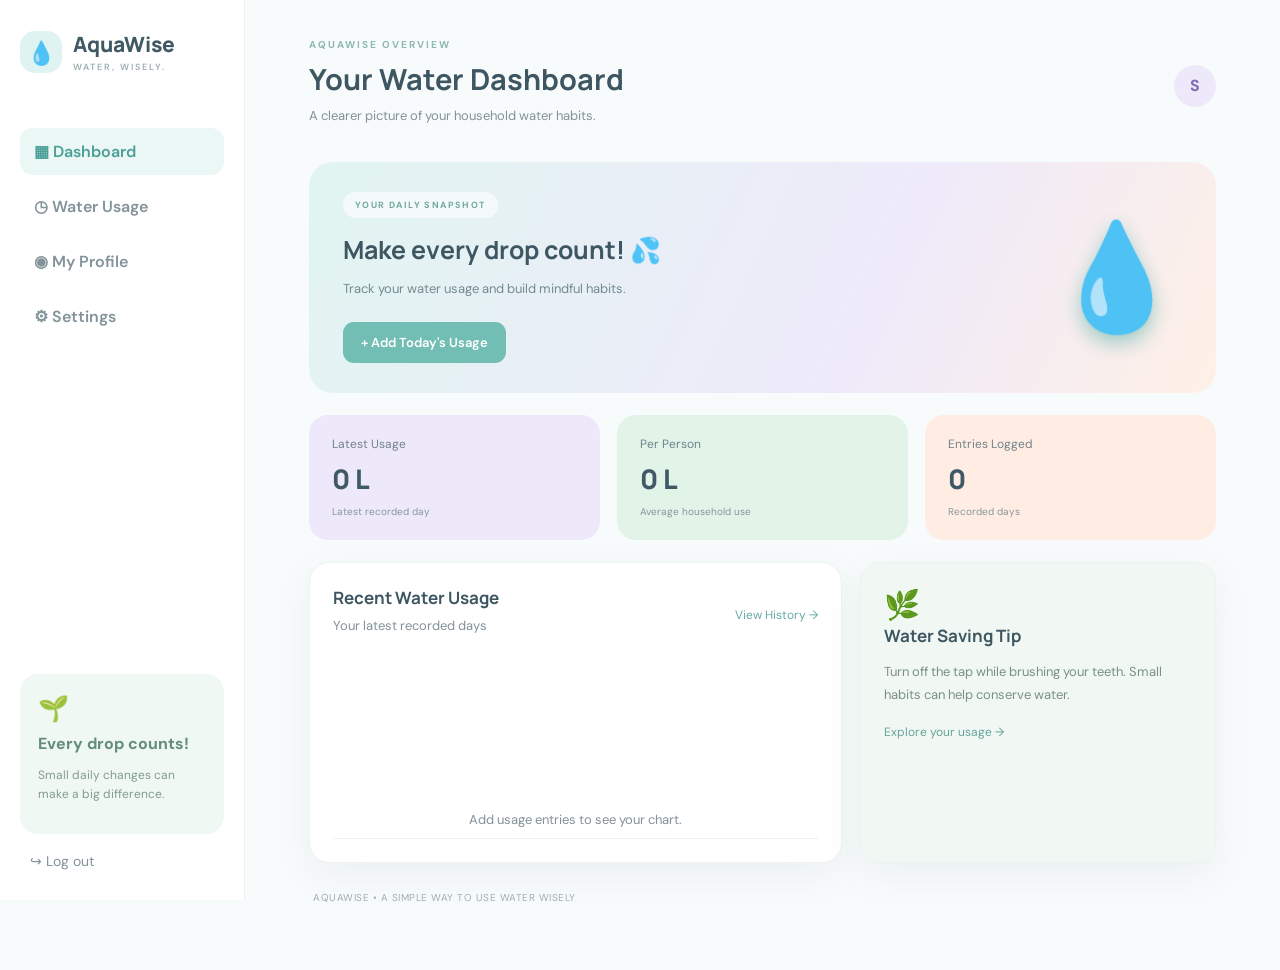
<file: index.html>
<!DOCTYPE html>
<html lang="en">
<head>
    <meta charset="UTF-8">
    <meta name="viewport" content="width=device-width, initial-scale=1.0">
    <title>AquaWise | Dashboard</title>
    <link rel="stylesheet" href="style.css">
</head>
<body>

<div class="app">

    <aside class="sidebar">
        <a class="brand" href="index.html">
            <span class="brand-icon">💧</span>
            <span>AquaWise<small>WATER, WISELY.</small></span>
        </a>

        <nav>
            <a class="active" href="index.html">▦ Dashboard</a>
            <a href="usage.html">◷ Water Usage</a>
            <a href="profile.html">◉ My Profile</a>
            <a href="settings.html">⚙ Settings</a>
        </nav>

        <div class="side-note">
            <div>🌱</div>
            <b>Every drop counts!</b>
            <p>Small daily changes can make a big difference.</p>
        </div>

        <a class="logout" href="login.html">↪ Log out</a>
    </aside>

    <main class="main">

        <header class="topbar">
            <div>
                <p class="eyebrow">AQUAWISE OVERVIEW</p>
                <h1>Your Water Dashboard</h1>
                <p class="muted">A clearer picture of your household water habits.</p>
            </div>
            <a class="avatar" href="profile.html">S</a>
        </header>

        <section class="welcome">
            <div>
                <span class="pill">YOUR DAILY SNAPSHOT</span>
                <h2>Make every drop count! 💦</h2>
                <p>Track your water usage and build mindful habits.</p>
                <a class="button" href="usage.html">+ Add Today's Usage</a>
            </div>
            <div class="welcome-art">💧</div>
        </section>

        <section class="stats">
            <article class="stat lilac">
                <span>Latest Usage</span>
                <strong id="todayTotal">0 L</strong>
                <small>Latest recorded day</small>
            </article>

            <article class="stat mint">
                <span>Per Person</span>
                <strong id="perPerson">0 L</strong>
                <small>Average household use</small>
            </article>

            <article class="stat peach">
                <span>Entries Logged</span>
                <strong id="entryCount">0</strong>
                <small>Recorded days</small>
            </article>
        </section>

        <section class="grid-two">

            <article class="panel">
                <div class="panel-head">
                    <div>
                        <h3>Recent Water Usage</h3>
                        <p class="muted">Your latest recorded days</p>
                    </div>
                    <a href="usage.html">View History →</a>
                </div>

                <div class="chart" id="chart">
                    <p class="muted">Add usage entries to see your chart.</p>
                </div>
            </article>

            <article class="panel tip">
                <span class="tip-icon">🌿</span>
                <h3>Water Saving Tip</h3>
                <p>
                    Turn off the tap while brushing your teeth.
                    Small habits can help conserve water.
                </p>
                <a href="usage.html">Explore your usage →</a>
            </article>

        </section>

        <footer>
            AQUAWISE • A SIMPLE WAY TO USE WATER WISELY
        </footer>

    </main>
</div>

<script src="app.js"></script>
</body>
</html>
</file>
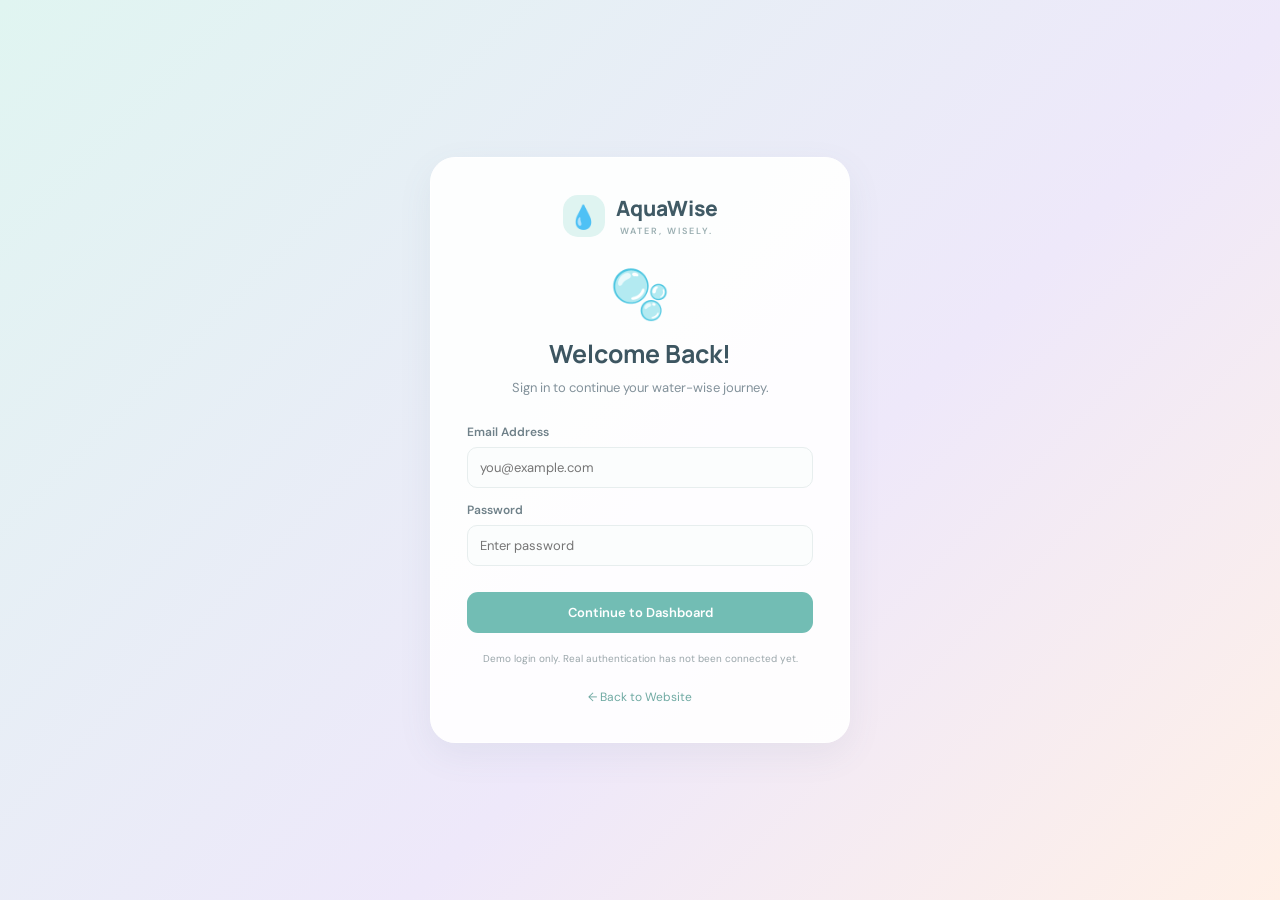
<file: login.html>
<!DOCTYPE html>
<html lang="en">
<head>
    <meta charset="UTF-8">
    <meta name="viewport" content="width=device-width, initial-scale=1.0">
    <title>AquaWise | Login</title>
    <link rel="stylesheet" href="style.css">
</head>
<body class="login-body">

    <main class="login-card">

        <a class="brand centered" href="index.html">
            <span class="brand-icon">💧</span>
            <span>AquaWise<small>WATER, WISELY.</small></span>
        </a>

        <div class="login-emoji">🫧</div>

        <h1>Welcome Back!</h1>
        <p class="muted">Sign in to continue your water-wise journey.</p>

        <form id="loginForm">

            <label>Email Address
                <input type="email" id="loginEmail"
                placeholder="you@example.com" required>
            </label>

            <label>Password
                <input type="password" id="loginPassword"
                placeholder="Enter password" required>
            </label>

            <button class="button full" type="submit">
                Continue to Dashboard
            </button>

            <p id="loginMessage" class="message"></p>

        </form>

        <p class="tiny">
            Demo login only. Real authentication has not been connected yet.
        </p>

        <a class="back-link" href="index.html">← Back to Website</a>

    </main>

<script src="app.js"></script>
</body>
</html>
</file>
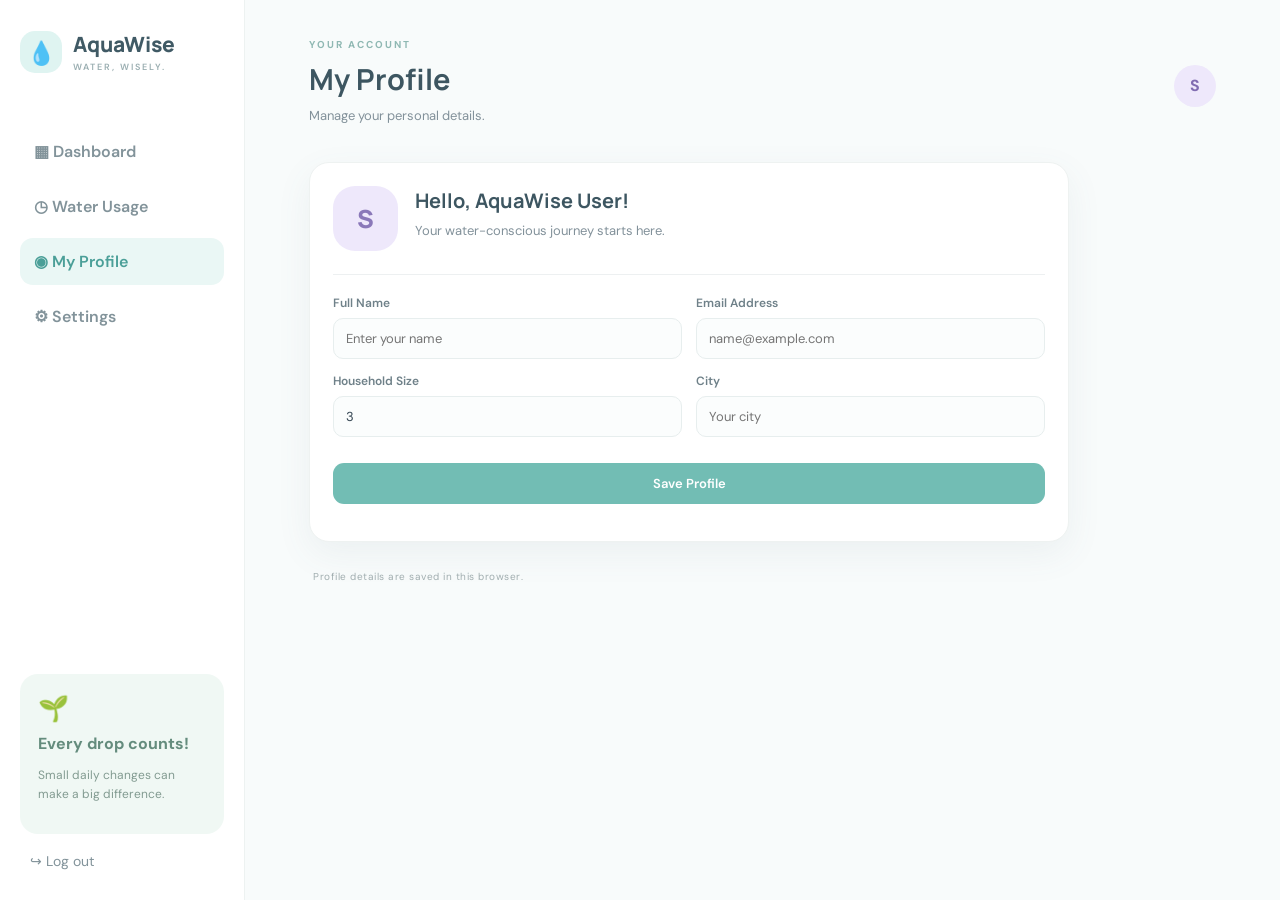
<file: profile.html>
<!DOCTYPE html>
<html lang="en">
<head>
    <meta charset="UTF-8">
    <meta name="viewport" content="width=device-width, initial-scale=1.0">
    <title>AquaWise | Profile</title>
    <link rel="stylesheet" href="style.css">
</head>
<body>

<div class="app">

    <aside class="sidebar">
        <a class="brand" href="index.html">
            <span class="brand-icon">💧</span>
            <span>AquaWise<small>WATER, WISELY.</small></span>
        </a>

        <nav>
            <a href="index.html">▦ Dashboard</a>
            <a href="usage.html">◷ Water Usage</a>
            <a class="active" href="profile.html">◉ My Profile</a>
            <a href="settings.html">⚙ Settings</a>
        </nav>

        <div class="side-note">
            <div>🌱</div>
            <b>Every drop counts!</b>
            <p>Small daily changes can make a big difference.</p>
        </div>

        <a class="logout" href="login.html">↪ Log out</a>
    </aside>

    <main class="main">

        <header class="topbar">
            <div>
                <p class="eyebrow">YOUR ACCOUNT</p>
                <h1>My Profile</h1>
                <p class="muted">Manage your personal details.</p>
            </div>
            <div class="avatar">S</div>
        </header>

        <section class="panel profile-panel">

            <div class="profile-hero">
                <div class="big-avatar">S</div>
                <div>
                    <h2 id="profileHeading">Hello, AquaWise User!</h2>
                    <p class="muted">Your water-conscious journey starts here.</p>
                </div>
            </div>

            <form id="profileForm" class="form-grid">

                <label>Full Name
                    <input type="text" id="fullName" placeholder="Enter your name">
                </label>

                <label>Email Address
                    <input type="email" id="email" placeholder="name@example.com">
                </label>

                <label>Household Size
                    <input type="number" id="household" min="1" value="3">
                </label>

                <label>City
                    <input type="text" id="city" placeholder="Your city">
                </label>

                <button class="button full" type="submit">
                    Save Profile
                </button>

                <p id="profileMessage" class="message"></p>

            </form>

        </section>

        <footer>
            Profile details are saved in this browser.
        </footer>

    </main>
</div>

<script src="app.js"></script>
</body>
</html>
</file>
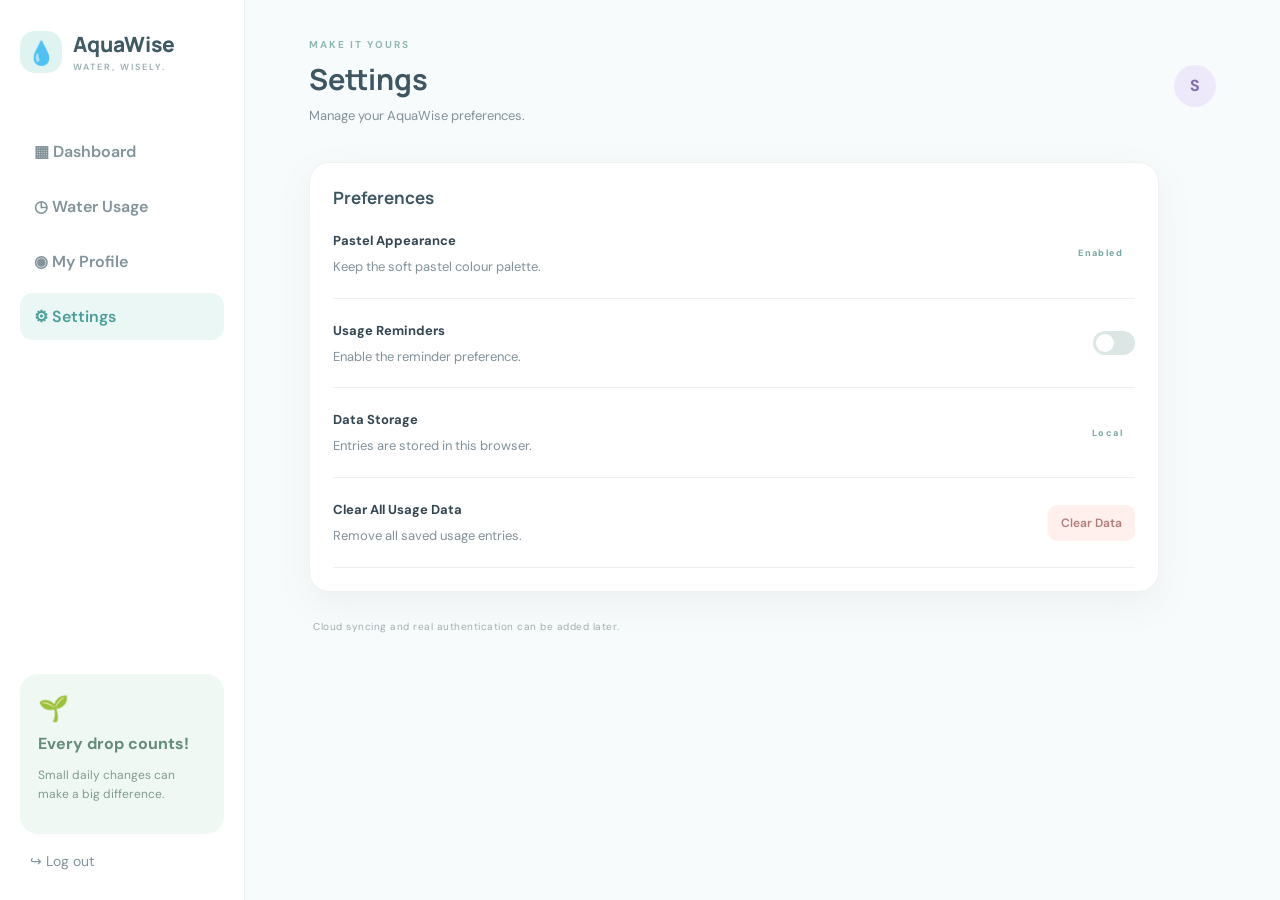
<file: settings.html>
<!DOCTYPE html>
<html lang="en">
<head>
    <meta charset="UTF-8">
    <meta name="viewport" content="width=device-width, initial-scale=1.0">
    <title>AquaWise | Settings</title>
    <link rel="stylesheet" href="style.css">
</head>
<body>

<div class="app">

    <aside class="sidebar">
        <a class="brand" href="index.html">
            <span class="brand-icon">💧</span>
            <span>AquaWise<small>WATER, WISELY.</small></span>
        </a>

        <nav>
            <a href="index.html">▦ Dashboard</a>
            <a href="usage.html">◷ Water Usage</a>
            <a href="profile.html">◉ My Profile</a>
            <a class="active" href="settings.html">⚙ Settings</a>
        </nav>

        <div class="side-note">
            <div>🌱</div>
            <b>Every drop counts!</b>
            <p>Small daily changes can make a big difference.</p>
        </div>

        <a class="logout" href="login.html">↪ Log out</a>
    </aside>

    <main class="main">

        <header class="topbar">
            <div>
                <p class="eyebrow">MAKE IT YOURS</p>
                <h1>Settings</h1>
                <p class="muted">Manage your AquaWise preferences.</p>
            </div>
            <div class="avatar">S</div>
        </header>

        <section class="panel settings-panel">

            <h3>Preferences</h3>

            <div class="setting-row">
                <div>
                    <b>Pastel Appearance</b>
                    <p class="muted">Keep the soft pastel colour palette.</p>
                </div>
                <span class="pill">Enabled</span>
            </div>

            <div class="setting-row">
                <div>
                    <b>Usage Reminders</b>
                    <p class="muted">Enable the reminder preference.</p>
                </div>
                <label class="switch">
                    <input type="checkbox" id="reminders">
                    <span></span>
                </label>
            </div>

            <div class="setting-row">
                <div>
                    <b>Data Storage</b>
                    <p class="muted">Entries are stored in this browser.</p>
                </div>
                <span class="pill">Local</span>
            </div>

            <div class="setting-row">
                <div>
                    <b>Clear All Usage Data</b>
                    <p class="muted">Remove all saved usage entries.</p>
                </div>
                <button class="danger" id="deleteData">Clear Data</button>
            </div>

            <p id="settingsMessage" class="message"></p>

        </section>

        <footer>
            Cloud syncing and real authentication can be added later.
        </footer>

    </main>
</div>

<script src="app.js"></script>
</body>
</html>
</file>
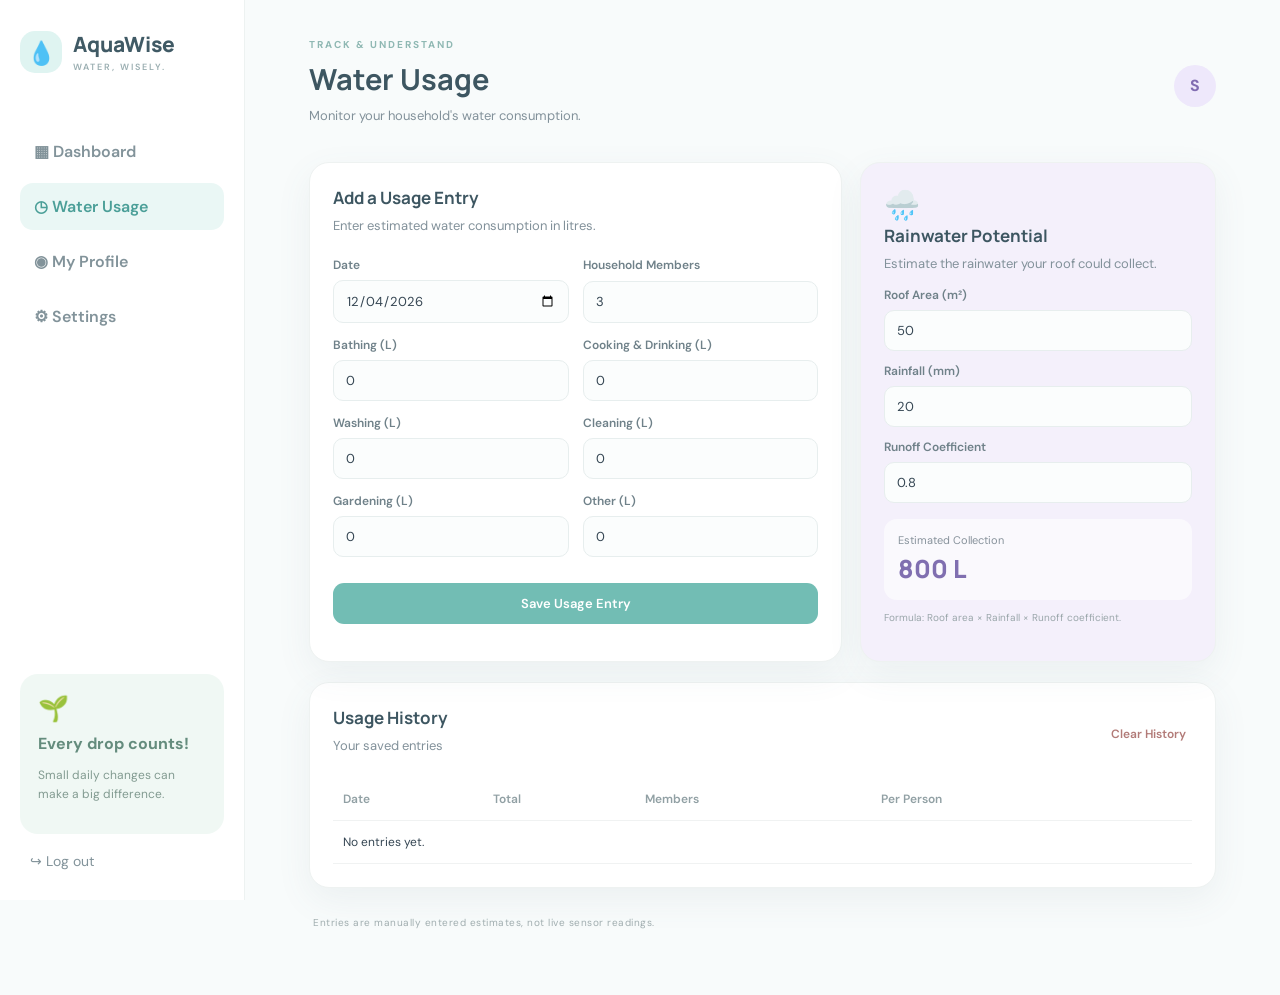
<file: usage.html>
<!DOCTYPE html>
<html lang="en">
<head>
    <meta charset="UTF-8">
    <meta name="viewport" content="width=device-width, initial-scale=1.0">
    <title>AquaWise | Water Usage</title>
    <link rel="stylesheet" href="style.css">
</head>
<body>

<div class="app">

    <aside class="sidebar">
        <a class="brand" href="index.html">
            <span class="brand-icon">💧</span>
            <span>AquaWise<small>WATER, WISELY.</small></span>
        </a>

        <nav>
            <a href="index.html">▦ Dashboard</a>
            <a class="active" href="usage.html">◷ Water Usage</a>
            <a href="profile.html">◉ My Profile</a>
            <a href="settings.html">⚙ Settings</a>
        </nav>

        <div class="side-note">
            <div>🌱</div>
            <b>Every drop counts!</b>
            <p>Small daily changes can make a big difference.</p>
        </div>

        <a class="logout" href="login.html">↪ Log out</a>
    </aside>

    <main class="main">

        <header class="topbar">
            <div>
                <p class="eyebrow">TRACK & UNDERSTAND</p>
                <h1>Water Usage</h1>
                <p class="muted">Monitor your household's water consumption.</p>
            </div>
            <a class="avatar" href="profile.html">S</a>
        </header>

        <div class="grid-two usage-grid">

            <section class="panel">
                <h3>Add a Usage Entry</h3>
                <p class="muted">Enter estimated water consumption in litres.</p>

                <form id="usageForm" class="form-grid">

                    <label>Date
                        <input type="date" id="date" required>
                    </label>

                    <label>Household Members
                        <input type="number" id="members" min="1" value="3" required>
                    </label>

                    <label>Bathing (L)
                        <input type="number" id="bathing" min="0" value="0">
                    </label>

                    <label>Cooking & Drinking (L)
                        <input type="number" id="cooking" min="0" value="0">
                    </label>

                    <label>Washing (L)
                        <input type="number" id="washing" min="0" value="0">
                    </label>

                    <label>Cleaning (L)
                        <input type="number" id="cleaning" min="0" value="0">
                    </label>

                    <label>Gardening (L)
                        <input type="number" id="gardening" min="0" value="0">
                    </label>

                    <label>Other (L)
                        <input type="number" id="other" min="0" value="0">
                    </label>

                    <button class="button full" type="submit">
                        Save Usage Entry
                    </button>

                    <p id="formMessage" class="message"></p>

                </form>
            </section>

            <section class="panel rain">
                <span class="tip-icon">🌧️</span>
                <h3>Rainwater Potential</h3>
                <p class="muted">Estimate the rainwater your roof could collect.</p>

                <label>Roof Area (m²)
                    <input type="number" id="roof" value="50" min="0">
                </label>

                <label>Rainfall (mm)
                    <input type="number" id="rainfall" value="20" min="0">
                </label>

                <label>Runoff Coefficient
                    <input type="number" id="coefficient" value="0.8"
                    min="0" max="1" step="0.05">
                </label>

                <div class="estimate">
                    <small>Estimated Collection</small>
                    <strong id="rainResult">800 L</strong>
                </div>

                <p class="tiny">
                    Formula: Roof area × Rainfall × Runoff coefficient.
                </p>
            </section>

        </div>

        <section class="panel history">
            <div class="panel-head">
                <div>
                    <h3>Usage History</h3>
                    <p class="muted">Your saved entries</p>
                </div>
                <button class="text-button" id="clearHistory">
                    Clear History
                </button>
            </div>

            <div class="table-wrap">
                <table>
                    <thead>
                        <tr>
                            <th>Date</th>
                            <th>Total</th>
                            <th>Members</th>
                            <th>Per Person</th>
                            <th></th>
                        </tr>
                    </thead>
                    <tbody id="historyBody">
                        <tr><td colspan="5">No entries yet.</td></tr>
                    </tbody>
                </table>
            </div>
        </section>

        <footer>
            Entries are manually entered estimates, not live sensor readings.
        </footer>

    </main>
</div>

<script src="app.js"></script>
</body>
</html>
</file>
<file: style.css>
@import url('https://fonts.googleapis.com/css2?family=DM+Sans:wght@400;500;600;700&family=Manrope:wght@500;600;700;800&display=swap');

:root {
    --ink: #354653;
    --muted: #82919a;
    --aqua: #dff4f1;
    --mint: #e2f3e8;
    --lilac: #eee8fb;
    --peach: #ffede3;
    --blue: #e4effb;
    --pink: #f8e8ef;
    --accent: #68b9b0;
    --line: #edf0f1;
    --white: #ffffff;
    --shadow: 0 12px 35px rgba(83,119,126,.08);
}

* {
    box-sizing: border-box;
}

body {
    margin: 0;
    background: #f8fbfb;
    color: var(--ink);
    font-family: 'DM Sans', sans-serif;
}

a {
    color: inherit;
    text-decoration: none;
}

.app {
    display: flex;
    min-height: 100vh;
}

/* SIDEBAR */

.sidebar {
    width: 245px;
    background: white;
    padding: 30px 20px;
    display: flex;
    flex-direction: column;
    border-right: 1px solid #edf2f1;
    position: fixed;
    inset: 0 auto 0 0;
    z-index: 5;
}

.brand {
    display: flex;
    align-items: center;
    gap: 11px;
    font: 800 21px Manrope;
    color: #405a65;
}

.brand small {
    display: block;
    font: 600 9px 'DM Sans';
    letter-spacing: 2px;
    color: #9aaeb1;
    margin-top: 3px;
}

.brand-icon {
    width: 42px;
    height: 42px;
    border-radius: 15px;
    background: var(--aqua);
    display: grid;
    place-items: center;
    font-size: 23px;
}

nav {
    display: grid;
    gap: 8px;
    margin-top: 55px;
}

nav a {
    padding: 13px 14px;
    border-radius: 13px;
    color: #82939a;
    font-weight: 600;
}

nav a.active,
nav a:hover {
    background: #eaf7f5;
    color: #4b9f98;
}

nav a span {
    margin-left: 10px;
}

.side-note {
    margin-top: auto;
    background: #f0f8f4;
    border-radius: 18px;
    padding: 18px;
    color: #648c7d;
}

.side-note div {
    font-size: 25px;
}

.side-note b {
    display: block;
    margin-top: 8px;
}

.side-note p {
    font-size: 12px;
    line-height: 1.6;
    color: #829b91;
}

.logout {
    padding: 18px 10px 0;
    color: #82939a;
    font-size: 14px;
}

/* MAIN CONTENT */

.main {
    margin-left: 245px;
    width: calc(100% - 245px);
    max-width: 1450px;
    padding: 38px 5%;
}

.topbar {
    display: flex;
    justify-content: space-between;
    align-items: center;
    margin-bottom: 28px;
}

.eyebrow {
    font-size: 10px;
    letter-spacing: 2px;
    color: #8fb8b3;
    font-weight: 700;
    margin: 0 0 8px;
}

h1, h2, h3 {
    font-family: Manrope, sans-serif;
    margin: 0;
    color: #3d5661;
}

.topbar h1 {
    font-size: 29px;
}

.muted {
    color: var(--muted);
    font-size: 13px;
    line-height: 1.6;
    margin: 7px 0;
}

.avatar {
    width: 42px;
    height: 42px;
    border-radius: 50%;
    background: var(--lilac);
    display: grid;
    place-items: center;
    color: #806cb1;
    font-weight: 700;
}

/* WELCOME BANNER */

.welcome {
    background: linear-gradient(
        115deg,
        #e1f5f1,
        #eeeafa 62%,
        #fff0e6
    );
    border-radius: 24px;
    padding: 30px 34px;
    display: flex;
    justify-content: space-between;
    align-items: center;
}

.welcome h2 {
    font-size: 25px;
    margin: 14px 0 5px;
}

.welcome p {
    color: #748b91;
    font-size: 13px;
}

.welcome-art {
    font-size: 105px;
    color: white;
    text-shadow: 0 8px 20px #9bcac4;
}

.pill {
    display: inline-block;
    background: #ffffff99;
    border-radius: 30px;
    padding: 7px 12px;
    font-size: 9px;
    letter-spacing: 1.4px;
    color: #73a7a1;
    font-weight: 700;
}

/* BUTTONS */

.button {
    display: inline-block;
    border: 0;
    border-radius: 11px;
    background: #72bdb4;
    color: white;
    padding: 12px 18px;
    font: 600 13px 'DM Sans';
    cursor: pointer;
    margin-top: 12px;
}

.button:hover {
    background: #5aa99f;
}

.full {
    grid-column: 1 / -1;
    width: 100%;
}

/* STATISTICS */

.stats {
    display: grid;
    grid-template-columns: repeat(3, 1fr);
    gap: 17px;
    margin: 22px 0;
}

.stat {
    padding: 21px 23px;
    border-radius: 19px;
    min-height: 125px;
}

.stat span,
.stat small {
    display: block;
    color: #71838b;
    font-size: 12px;
}

.stat strong {
    display: block;
    font: 800 27px Manrope;
    margin: 8px 0;
    color: #405966;
}

.stat small {
    font-size: 10px;
    color: #87969b;
}

.lilac { background: var(--lilac); }
.mint { background: var(--mint); }
.peach { background: var(--peach); }
.blue { background: var(--blue); }
.pink { background: var(--pink); }

/* PANELS */

.grid-two {
    display: grid;
    grid-template-columns: 1.5fr 1fr;
    gap: 18px;
}

.panel {
    background: white;
    border: 1px solid #eef2f1;
    border-radius: 20px;
    padding: 23px;
    box-shadow: var(--shadow);
}

.panel h3 {
    font-size: 17px;
}

.panel-head {
    display: flex;
    justify-content: space-between;
    align-items: center;
    gap: 12px;
}

.panel-head a {
    font-size: 12px;
    color: #65aaa2;
}

.tip {
    background: #f1f8f3;
}

.tip-icon {
    font-size: 29px;
}

.tip p {
    font-size: 13px;
    line-height: 1.8;
    color: #7b8f88;
}

.tip a {
    font-size: 12px;
    color: #64a399;
}

/* CHART */

.chart {
    height: 175px;
    margin-top: 20px;
    display: flex;
    align-items: end;
    justify-content: space-around;
    gap: 12px;
    border-bottom: 1px solid var(--line);
    padding: 0 5px;
}

.bar-wrap {
    height: 100%;
    display: flex;
    flex-direction: column;
    justify-content: end;
    align-items: center;
    gap: 8px;
    flex: 1;
}

.bar {
    width: min(35px, 70%);
    min-height: 4px;
    border-radius: 9px 9px 3px 3px;
    background: linear-gradient(#b7a9e8, #d9d0f4);
}

.bar-wrap small {
    font-size: 10px;
    color: #91a0a4;
}

/* FORMS */

.form-grid {
    display: grid;
    grid-template-columns: 1fr 1fr;
    gap: 14px;
    margin-top: 20px;
}

label {
    display: grid;
    gap: 7px;
    font-size: 12px;
    color: #6f8189;
    font-weight: 600;
}

input {
    width: 100%;
    border: 1px solid #e7eeee;
    border-radius: 10px;
    padding: 11px 12px;
    background: #fbfdfd;
    color: var(--ink);
    font: 13px 'DM Sans';
    outline: none;
}

input:focus {
    border-color: #8bcac2;
    box-shadow: 0 0 0 3px #e8f6f3;
}

.message {
    grid-column: 1 / -1;
    color: #69a69e;
    font-size: 12px;
    margin: 0;
}

/* RAINWATER CALCULATOR */

.rain {
    background: #f4f0fb;
}

.rain label {
    margin-top: 12px;
}

.estimate {
    background: #ffffff99;
    border-radius: 13px;
    padding: 14px;
    margin-top: 16px;
}

.estimate small,
.estimate strong {
    display: block;
}

.estimate small {
    font-size: 11px;
    color: #87929b;
}

.estimate strong {
    font: 800 25px Manrope;
    color: #806fb0;
    margin-top: 4px;
}

.tiny {
    font-size: 10px;
    line-height: 1.6;
    color: #9aa6aa;
}

/* HISTORY TABLE */

.history {
    margin-top: 20px;
}

.text-button,
.danger {
    border: 0;
    background: none;
    color: #b27b78;
    cursor: pointer;
    font: 600 12px 'DM Sans';
}

.table-wrap {
    overflow: auto;
}

table {
    width: 100%;
    border-collapse: collapse;
    margin-top: 15px;
    font-size: 12px;
}

th, td {
    text-align: left;
    padding: 13px 10px;
    border-bottom: 1px solid #f0f2f2;
    white-space: nowrap;
}

th {
    color: #91a0a4;
    font-weight: 600;
}

.delete-row {
    color: #c18b87;
    border: 0;
    background: none;
    cursor: pointer;
}

/* PROFILE */

.profile-panel {
    max-width: 760px;
}

.profile-hero {
    display: flex;
    align-items: center;
    gap: 17px;
    padding-bottom: 23px;
    border-bottom: 1px solid var(--line);
}

.big-avatar {
    width: 65px;
    height: 65px;
    border-radius: 22px;
    background: var(--lilac);
    display: grid;
    place-items: center;
    font: 800 25px Manrope;
    color: #8a78b9;
}

.profile-hero h2 {
    font-size: 20px;
}

/* SETTINGS */

.settings-panel {
    max-width: 850px;
}

.setting-row {
    display: flex;
    justify-content: space-between;
    align-items: center;
    gap: 20px;
    padding: 20px 0;
    border-bottom: 1px solid var(--line);
}

.setting-row b {
    font-size: 13px;
}

.setting-row p {
    margin-bottom: 0;
}

.switch input {
    display: none;
}

.switch span {
    display: block;
    width: 42px;
    height: 24px;
    border-radius: 20px;
    background: #dce6e5;
    position: relative;
    cursor: pointer;
}

.switch span::after {
    content: '';
    position: absolute;
    width: 18px;
    height: 18px;
    background: white;
    border-radius: 50%;
    left: 3px;
    top: 3px;
    transition: .2s;
}

.switch input:checked + span {
    background: #83c8bd;
}

.switch input:checked + span::after {
    left: 21px;
}

.danger {
    background: #fff0ee;
    padding: 10px 13px;
    border-radius: 9px;
}

/* LOGIN */

.login-body {
    min-height: 100vh;
    display: grid;
    place-items: center;
    background: linear-gradient(
        135deg,
        #e0f5f1,
        #eee8fa 60%,
        #fff0e7
    );
    padding: 20px;
}

.login-card {
    background: #ffffffed;
    border: 1px solid white;
    border-radius: 25px;
    padding: 36px;
    width: min(100%, 420px);
    text-align: center;
    box-shadow: var(--shadow);
}

.centered {
    justify-content: center;
}

.login-emoji {
    font-size: 48px;
    margin: 26px 0 10px;
}

.login-card h1 {
    font-size: 25px;
}

.login-card form {
    text-align: left;
    margin-top: 25px;
}

.login-card label {
    margin: 14px 0;
}

.login-card .tiny {
    margin: 18px 0;
}

.back-link {
    font-size: 12px;
    color: #70aaa3;
}

/* FOOTER */

.main footer {
    padding: 28px 4px;
    color: #a0adaf;
    font-size: 10px;
    letter-spacing: .5px;
}

/* RESPONSIVE DESIGN */

@media (max-width: 850px) {

    .sidebar {
        width: 75px;
        padding: 20px 10px;
        align-items: center;
    }

    .brand {
        display: block;
    }

    .brand > span:last-child,
    .side-note,
    .logout {
        display: none;
    }

    nav {
        margin-top: 40px;
        width: 100%;
    }

    nav a {
        text-align: center;
        padding: 13px 4px;
    }

    nav a span {
        display: none;
    }

    .main {
        margin-left: 75px;
        width: calc(100% - 75px);
        padding: 25px 4%;
    }

    .grid-two,
    .usage-grid {
        grid-template-columns: 1fr;
    }

    .welcome-art {
        font-size: 70px;
    }
}

@media (max-width: 560px) {

    .stats {
        grid-template-columns: 1fr;
    }

    .topbar h1 {
        font-size: 23px;
    }

    .welcome {
        padding: 23px;
    }

    .welcome-art {
        display: none;
    }

    .form-grid {
        grid-template-columns: 1fr;
    }

    .full {
        grid-column: 1;
    }

    .panel {
        padding: 18px;
    }

    .setting-row {
        align-items: flex-start;
    }

    .main {
        padding: 22px 15px;
    }
}
</file>
